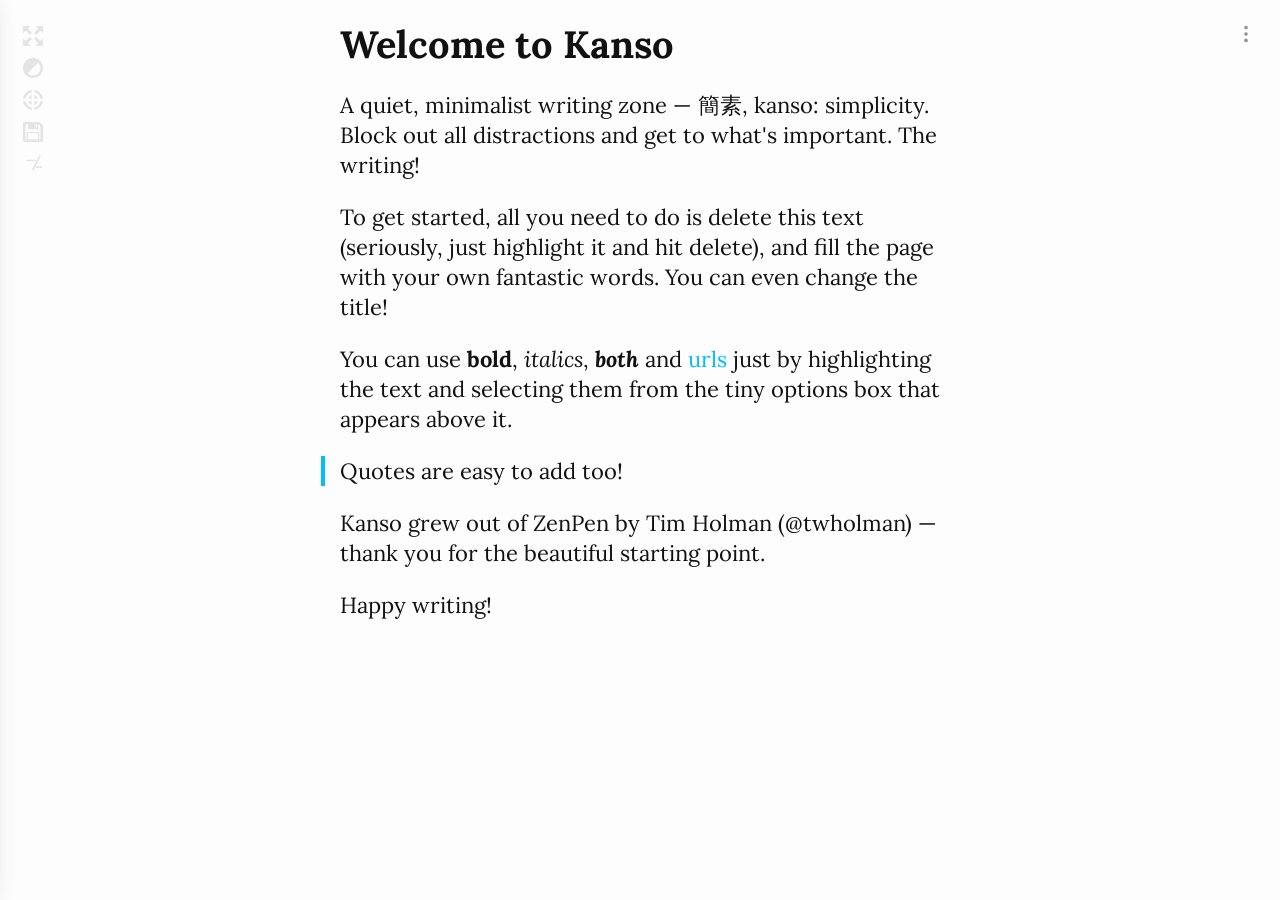
<file: app/assets/www/index.html>
<!DOCTYPE html>
<html>
	<head>
		<!-- MISC/META -->
		<title>Kanso — a quiet place to write</title>
		<meta charset="utf-8" />
		<meta
			name="viewport"
			content="width=device-width, initial-scale=1.0, user-scalable=no"
		/>
		<meta name="description"
			content="Zenpen - A minimal text editor, made to stay out of the way while you get the words down."
		/>

		<!-- CSS -->
		<link href="css/lora/lora.css" rel="stylesheet" type="text/css" />
		<link href="css/style.css" rel="stylesheet" />
		<link href="css/fonts.css" rel="stylesheet" />
		<link href="css/mobile.css?v=10" rel="stylesheet" />
		<link href="css/drawer.css?v=10" rel="stylesheet" />
	</head>

	<body class="yin">
		<div class="overlay">
			<div class="wordcount modal">
				<h1>Target Word Count</h1>
				<div>
					<input type="number" name="quantity" value="0" min="0" />
				</div>
			</div>

			<div class="saveoverlay modal">
				<h1>Select save format</h1>
				<p class="saveselection">
					<span data-format="markdown">Markdown</span>
					<span data-format="html">HTML</span>
					<span data-format="plain">Plain Text</span>
				</p>
				<button class="savebutton useicons">&#xe006;</button>
				<div>
					Or select format and press ctrl+c (cmd+c on mac) to copy the text.
				</div>
				<textarea class="hiddentextbox"></textarea>
			</div>
		</div>

		<div class="text-options">
			<div class="options">
				<span class="no-overflow">
					<span class="lengthen ui-inputs">
						<button class="url useicons">&#xe005;</button>
						<input
							class="url-input"
							type="text"
							placeholder="Type or Paste URL here"
						/>
						<button class="bold">b</button>
						<button class="italic">i</button>
						<button class="quote">&rdquo;</button>
					</span>
				</span>
			</div>
		</div>

		<div class="ui">
			<div class="wrapper">
				<div class="top editing">
					<button class="fullscreen useicons" title="Toggle fullscreen">
						&#xe000;
					</button>

					<button class="color-flip useicons" title="Invert colors">
						&#xe002;
					</button>

					<button class="target useicons" title="Set target word count">
						&#xe001;
					</button>
					<button class="save useicons" title="Save Text">
						&#xe003;
					</button>
				<button class="math" title="Math mode">
					<svg width="20" height="20" viewBox="0 0 24 24" fill="none"
						stroke="currentColor" stroke-width="2" stroke-linecap="round"
						stroke-linejoin="round">
						<line x1="5" y1="9" x2="15" y2="9" />
						<line x1="20" y1="4" x2="12" y2="20" />
						<line x1="16" y1="17" x2="22" y2="17" />
					</svg>
				</button>
				</div>
			</div>
		</div>

		<div class="word-counter">
			<span class="progress"></span>
		</div>

		<!-- Notes drawer: opened with a left edge-swipe or the 3-dots button.
		     Lives on this page so writing stays the one and only screen. -->
		<button class="drawer-fab" title="All notes" aria-label="All notes">
			<svg width="22" height="22" viewBox="0 0 24 24" fill="currentColor">
				<circle cx="12" cy="5" r="2" />
				<circle cx="12" cy="12" r="2" />
				<circle cx="12" cy="19" r="2" />
			</svg>
		</button>

		<div class="drawer-scrim" hidden></div>

		<aside class="drawer" aria-hidden="true">
			<header class="drawer-title">Kanso</header>

			<button class="new-note">＋&nbsp; New note</button>

			<div class="note-search" hidden>
				<input
					type="search"
					class="note-search-input"
					placeholder="Search notes"
					autocomplete="off"
				/>
				<button class="note-search-clear" hidden>clear</button>
			</div>

			<ul class="note-list"></ul>

			<p class="notes-empty" hidden>
				Nothing here yet. Start your first note.
			</p>

			<p class="no-results" hidden>No notes match your search.</p>
		</aside>

		<div class="note-actions-backdrop" hidden>
			<div class="note-actions">
				<header class="note-actions-title"></header>
				<button data-action="save">Save as file…</button>
				<button data-action="share">Share…</button>
				<button data-action="pin">Pin</button>
				<button data-action="delete" class="danger">Delete…</button>
			</div>
		</div>

		<div class="confirm-backdrop" hidden>
			<div class="confirm-box">
				<p class="confirm-text">Delete this note?</p>
				<div class="confirm-buttons">
					<button class="confirm-cancel">Cancel</button>
					<button class="confirm-ok danger">Delete</button>
				</div>
			</div>
		</div>

		<section>
			<header contenteditable="true" class="header"></header>
			<div class="content-wrap">
				<article contenteditable="true" class="content"></article>
				<div class="math-overlay" aria-hidden="true"></div>
			</div>
		</section>

		<!-- LIBS -->
		<script src="js/libs/FileSaver.min.js"></script>
		<script src="js/libs/Blob.min.js"></script>
		<script src="js/libs/screenfull.min.js"></script>

		<!-- JS -->
		<script src="js/zenpen-storage.js?v=10"></script>
		<script src="js/default.js"></script>
		<script src="js/utils.js"></script>
		<script src="js/inline-math.js?v=10"></script>
		<script src="js/editor.js"></script>
		<script src="js/ui.js"></script>
		<script src="js/mobile.js?v=10"></script>
		<script src="js/drawer.js?v=10"></script>
		<script type="text/javascript">
			// Initiate ZenPen
			ZenPen.editor.init();
			ZenPen.ui.init();
		</script>
	</body>
</html>
</file>
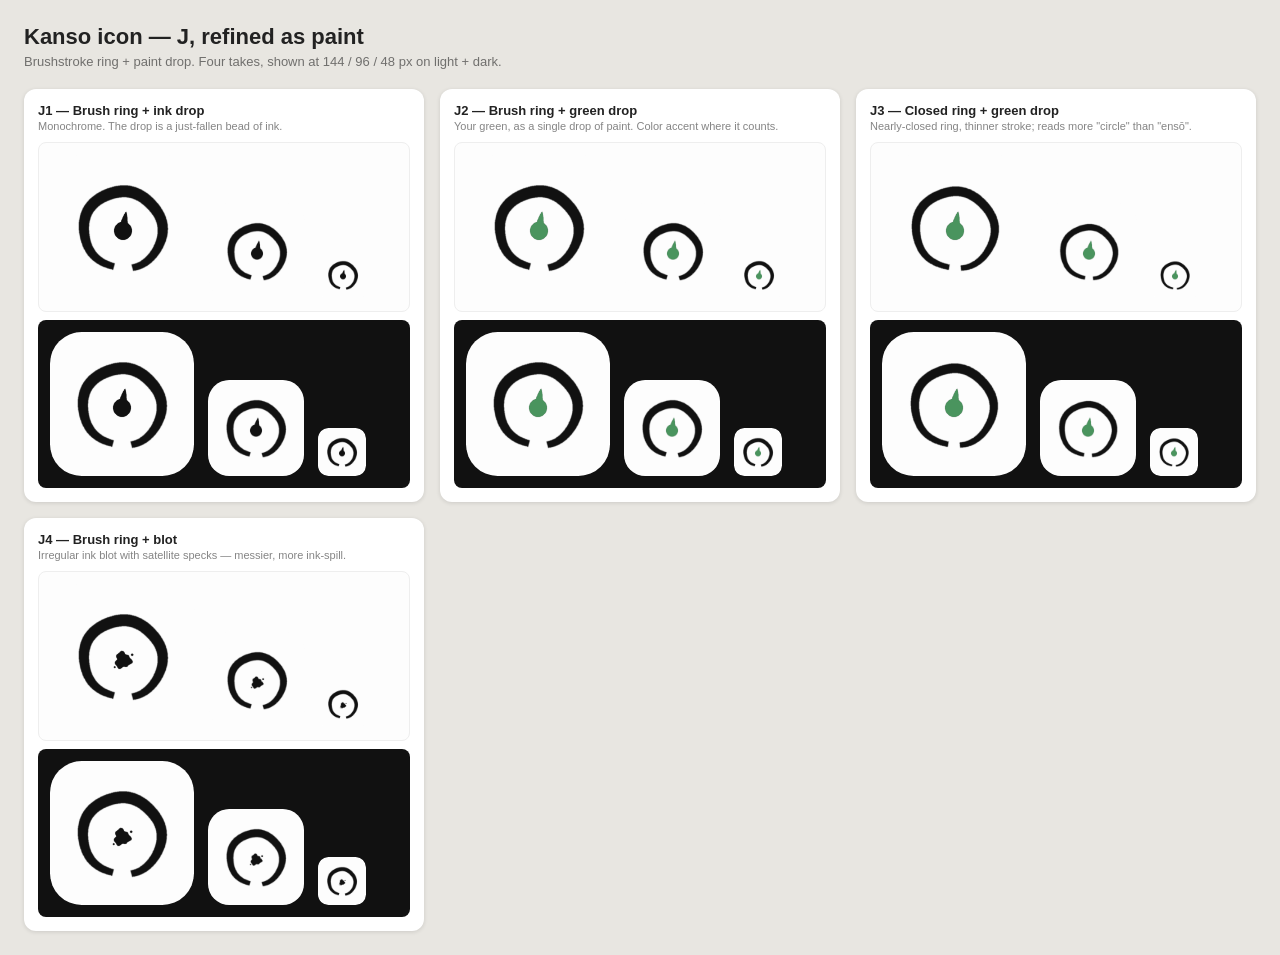
<file: icons-preview/j-variants.html>
<!DOCTYPE html>
<html>
<head>
<meta charset="utf-8">
<title>Kanso icon — J refined</title>
<style>
	body {
		font-family: -apple-system, 'Segoe UI', Roboto, sans-serif;
		margin: 0; padding: 24px;
		background: #e8e6e1; color: #222;
	}
	h1 { font-weight: 600; margin: 0 0 4px; font-size: 22px; }
	p.sub { margin: 0 0 20px; opacity: .6; font-size: 13px; }
	.grid {
		display: grid;
		grid-template-columns: repeat(auto-fill, minmax(300px, 1fr));
		gap: 16px;
		max-width: 1300px;
	}
	.card {
		background: #fff;
		border-radius: 12px;
		padding: 14px;
		box-shadow: 0 1px 4px rgba(0,0,0,.12);
	}
	.card h2 { font-size: 13px; margin: 0 0 2px; }
	.card p { font-size: 11px; opacity: .55; margin: 0 0 10px; }
	.bg {
		display: flex;
		align-items: flex-end;
		gap: 14px;
		padding: 12px;
		border-radius: 8px;
	}
	.bg.light { background: #fdfdfd; border: 1px solid #eee; }
	.bg.dark  { background: #111; margin-top: 8px; }
	.bg img { display: block; border-radius: 22%; }
	.tag { display: inline-block; margin-top: 8px; font-size: 10px; letter-spacing: .04em; text-transform: uppercase; opacity: .5; }
</style>
</head>
<body>
<h1>Kanso icon — J, refined as paint</h1>
<p class="sub">Brushstroke ring + paint drop. Four takes, shown at 144 / 96 / 48 px on light + dark.</p>

<div class="grid">
	<div class="card">
		<h2>J1 — Brush ring + ink drop</h2>
		<p>Monochrome. The drop is a just-fallen bead of ink.</p>
		<div class="bg light"><img src="J1-ring-inkdrop.png" width="144"><img src="J1-ring-inkdrop.png" width="96"><img src="J1-ring-inkdrop.png" width="48"></div>
		<div class="bg dark"><img src="J1-ring-inkdrop.png" width="144"><img src="J1-ring-inkdrop.png" width="96"><img src="J1-ring-inkdrop.png" width="48"></div>
	</div>

	<div class="card">
		<h2>J2 — Brush ring + green drop</h2>
		<p>Your green, as a single drop of paint. Color accent where it counts.</p>
		<div class="bg light"><img src="J2-ring-greendrop.png" width="144"><img src="J2-ring-greendrop.png" width="96"><img src="J2-ring-greendrop.png" width="48"></div>
		<div class="bg dark"><img src="J2-ring-greendrop.png" width="144"><img src="J2-ring-greendrop.png" width="96"><img src="J2-ring-greendrop.png" width="48"></div>
	</div>

	<div class="card">
		<h2>J3 — Closed ring + green drop</h2>
		<p>Nearly-closed ring, thinner stroke; reads more "circle" than "ensō".</p>
		<div class="bg light"><img src="J3-ring-closed-greendrop.png" width="144"><img src="J3-ring-closed-greendrop.png" width="96"><img src="J3-ring-closed-greendrop.png" width="48"></div>
		<div class="bg dark"><img src="J3-ring-closed-greendrop.png" width="144"><img src="J3-ring-closed-greendrop.png" width="96"><img src="J3-ring-closed-greendrop.png" width="48"></div>
	</div>

	<div class="card">
		<h2>J4 — Brush ring + blot</h2>
		<p>Irregular ink blot with satellite specks — messier, more ink-spill.</p>
		<div class="bg light"><img src="J4-ring-blot.png" width="144"><img src="J4-ring-blot.png" width="96"><img src="J4-ring-blot.png" width="48"></div>
		<div class="bg dark"><img src="J4-ring-blot.png" width="144"><img src="J4-ring-blot.png" width="96"><img src="J4-ring-blot.png" width="48"></div>
	</div>
</div>
</body>
</html>
</file>
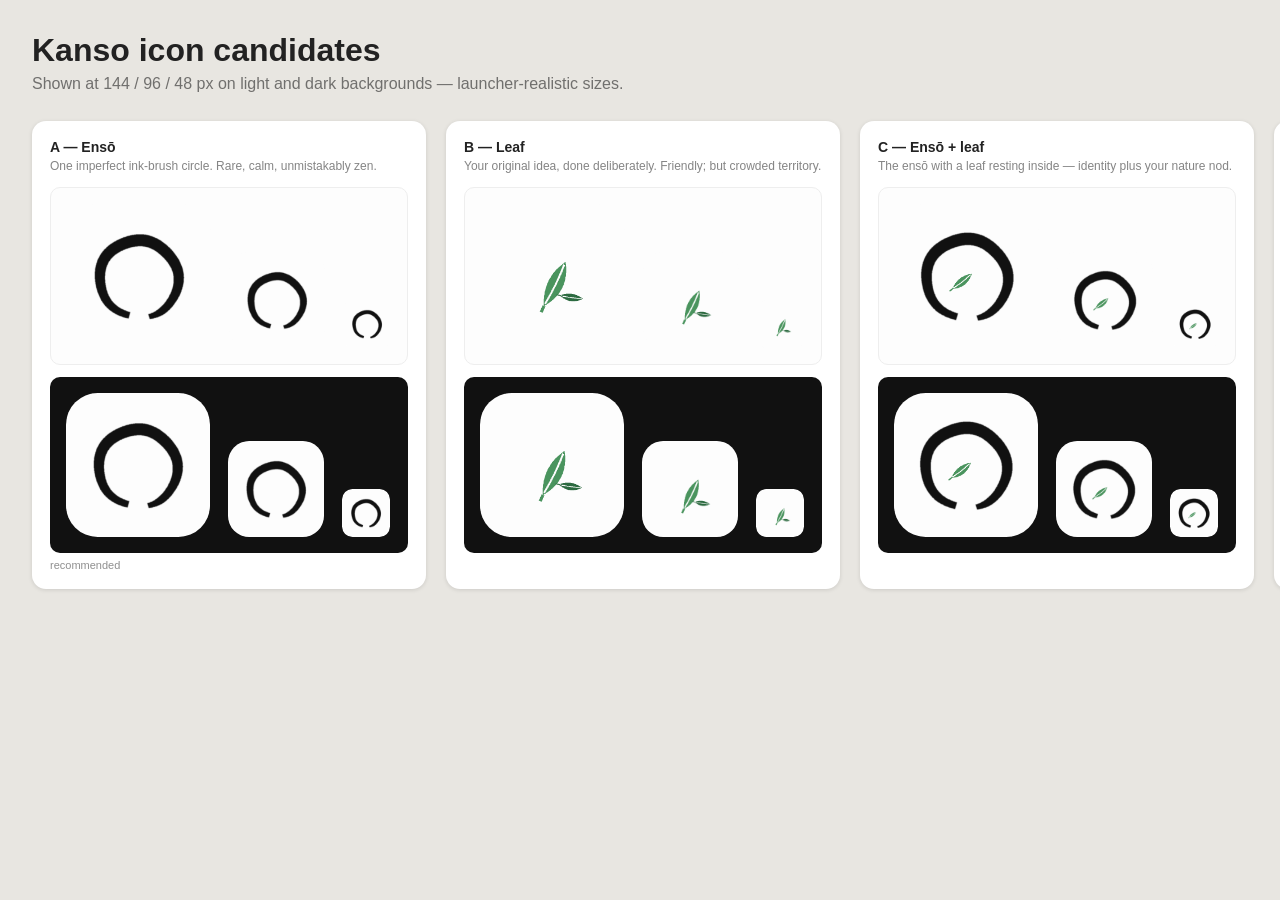
<file: icons-preview/preview.html>
<!DOCTYPE html>
<html>
<head>
<meta charset="utf-8">
<title>Kanso icon candidates</title>
<style>
	body {
		font-family: -apple-system, 'Segoe UI', Roboto, sans-serif;
		margin: 0;
		padding: 32px;
		background: #e8e6e1;
		color: #222;
	}
	h1 { font-weight: 600; margin: 0 0 6px; }
	p.sub { margin: 0 0 28px; opacity: .6; }
	.grid {
		display: grid;
		grid-template-columns: repeat(4, 1fr);
		gap: 20px;
		max-width: 980px;
	}
	.card {
		background: #fff;
		border-radius: 14px;
		padding: 18px;
		box-shadow: 0 1px 4px rgba(0,0,0,.12);
	}
	.card h2 { font-size: 14px; margin: 0 0 4px; }
	.card p { font-size: 12px; opacity: .55; margin: 0 0 14px; }
	.bg {
		display: flex;
		align-items: flex-end;
		gap: 18px;
		padding: 16px;
		border-radius: 10px;
		margin-top: 12px;
	}
	.bg.light { background: #fdfdfd; border: 1px solid #eee; }
	.bg.dark  { background: #111; }
	.bg img { display: block; border-radius: 22%; }
	.name { font-size: 11px; opacity: .5; margin-top: 6px; }
</style>
</head>
<body>
<h1>Kanso icon candidates</h1>
<p class="sub">Shown at 144 / 96 / 48 px on light and dark backgrounds — launcher-realistic sizes.</p>

<div class="grid">
	<div class="card">
		<h2>A — Ensō</h2>
		<p>One imperfect ink-brush circle. Rare, calm, unmistakably zen.</p>
		<div class="bg light"><img src="A-enso.png" width="144"><img src="A-enso.png" width="96"><img src="A-enso.png" width="48"></div>
		<div class="bg dark"><img src="A-enso.png" width="144"><img src="A-enso.png" width="96"><img src="A-enso.png" width="48"></div>
		<div class="name">recommended</div>
	</div>

	<div class="card">
		<h2>B — Leaf</h2>
		<p>Your original idea, done deliberately. Friendly; but crowded territory.</p>
		<div class="bg light"><img src="B-leaf.png" width="144"><img src="B-leaf.png" width="96"><img src="B-leaf.png" width="48"></div>
		<div class="bg dark"><img src="B-leaf.png" width="144"><img src="B-leaf.png" width="96"><img src="B-leaf.png" width="48"></div>
	</div>

	<div class="card">
		<h2>C — Ensō + leaf</h2>
		<p>The ensō with a leaf resting inside — identity plus your nature nod.</p>
		<div class="bg light"><img src="C-enso-leaf.png" width="144"><img src="C-enso-leaf.png" width="96"><img src="C-enso-leaf.png" width="48"></div>
		<div class="bg dark"><img src="C-enso-leaf.png" width="144"><img src="C-enso-leaf.png" width="96"><img src="C-enso-leaf.png" width="48"></div>
	</div>

	<div class="card">
		<h2>D — Nib (current)</h2>
		<p>The existing pen-nib icon, for comparison.</p>
		<div class="bg light"><img src="D-nib-current.png" width="144"><img src="D-nib-current.png" width="96"><img src="D-nib-current.png" width="48"></div>
		<div class="bg dark"><img src="D-nib-current.png" width="144"><img src="D-nib-current.png" width="96"><img src="D-nib-current.png" width="48"></div>
	</div>
</div>
</body>
</html>
</file>
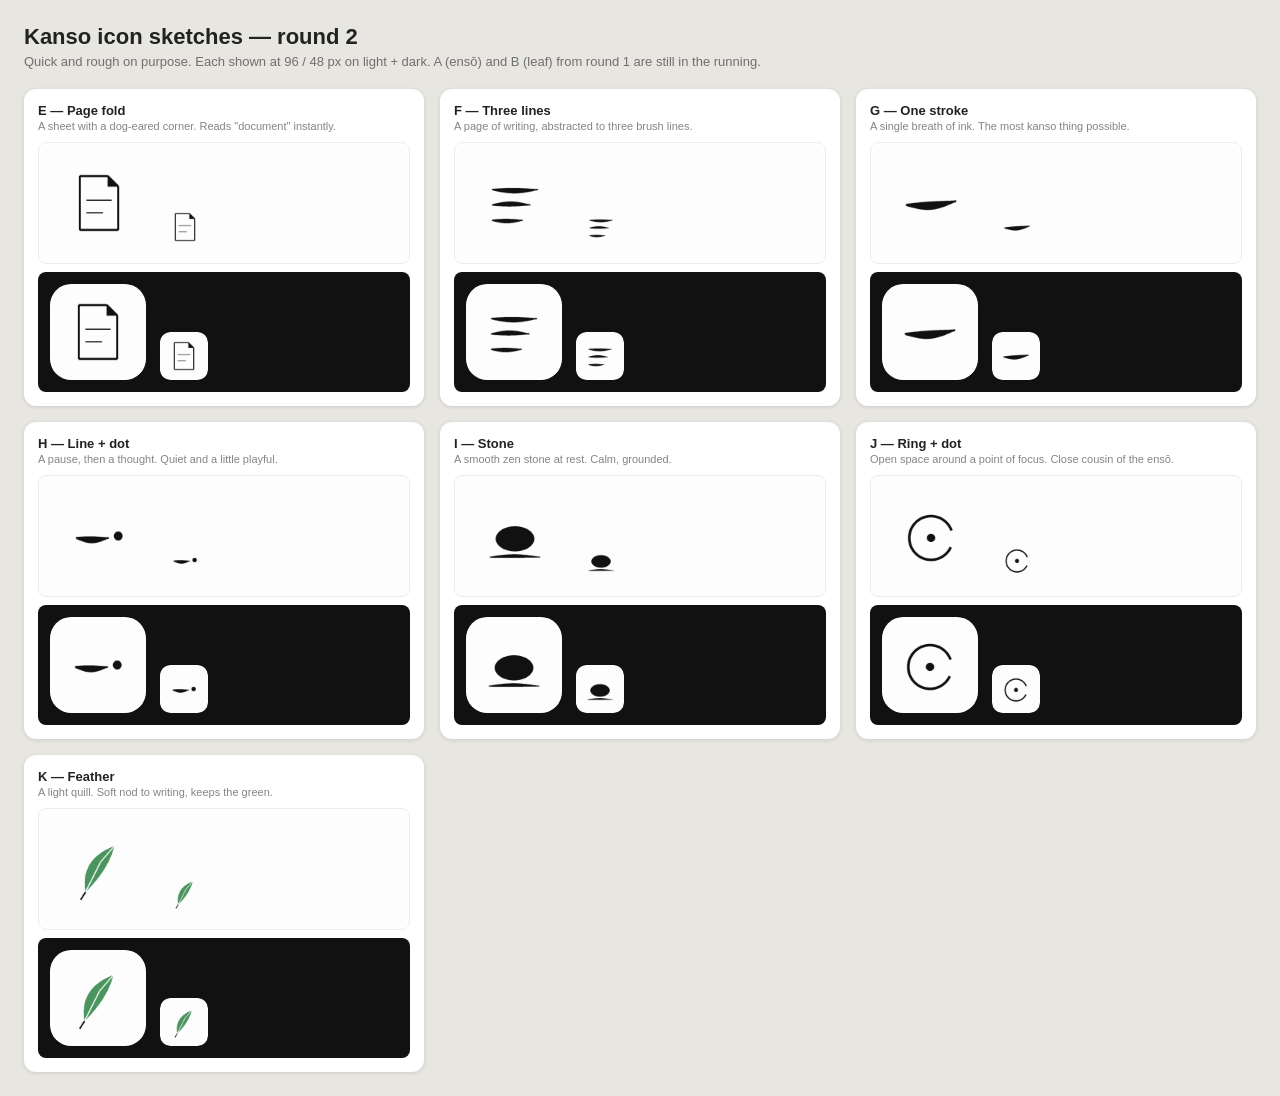
<file: icons-preview/sketches.html>
<!DOCTYPE html>
<html>
<head>
<meta charset="utf-8">
<title>Kanso icon sketches — round 2</title>
<style>
	body {
		font-family: -apple-system, 'Segoe UI', Roboto, sans-serif;
		margin: 0; padding: 24px;
		background: #e8e6e1; color: #222;
	}
	h1 { font-weight: 600; margin: 0 0 4px; font-size: 22px; }
	p.sub { margin: 0 0 20px; opacity: .6; font-size: 13px; }
	.grid {
		display: grid;
		grid-template-columns: repeat(auto-fill, minmax(300px, 1fr));
		gap: 16px;
		max-width: 1300px;
	}
	.card {
		background: #fff;
		border-radius: 12px;
		padding: 14px;
		box-shadow: 0 1px 4px rgba(0,0,0,.12);
	}
	.card h2 { font-size: 13px; margin: 0 0 2px; }
	.card p { font-size: 11px; opacity: .55; margin: 0 0 10px; }
	.bg {
		display: flex;
		align-items: flex-end;
		gap: 14px;
		padding: 12px;
		border-radius: 8px;
	}
	.bg.light { background: #fdfdfd; border: 1px solid #eee; }
	.bg.dark  { background: #111; margin-top: 8px; }
	.bg img { display: block; border-radius: 22%; }
</style>
</head>
<body>
<h1>Kanso icon sketches — round 2</h1>
<p class="sub">Quick and rough on purpose. Each shown at 96 / 48 px on light + dark. A (ensō) and B (leaf) from round 1 are still in the running.</p>

<div class="grid">
	<div class="card">
		<h2>E — Page fold</h2>
		<p>A sheet with a dog-eared corner. Reads "document" instantly.</p>
		<div class="bg light"><img src="E-page-fold.png" width="96"><img src="E-page-fold.png" width="48"></div>
		<div class="bg dark"><img src="E-page-fold.png" width="96"><img src="E-page-fold.png" width="48"></div>
	</div>

	<div class="card">
		<h2>F — Three lines</h2>
		<p>A page of writing, abstracted to three brush lines.</p>
		<div class="bg light"><img src="F-three-lines.png" width="96"><img src="F-three-lines.png" width="48"></div>
		<div class="bg dark"><img src="F-three-lines.png" width="96"><img src="F-three-lines.png" width="48"></div>
	</div>

	<div class="card">
		<h2>G — One stroke</h2>
		<p>A single breath of ink. The most kanso thing possible.</p>
		<div class="bg light"><img src="G-one-stroke.png" width="96"><img src="G-one-stroke.png" width="48"></div>
		<div class="bg dark"><img src="G-one-stroke.png" width="96"><img src="G-one-stroke.png" width="48"></div>
	</div>

	<div class="card">
		<h2>H — Line + dot</h2>
		<p>A pause, then a thought. Quiet and a little playful.</p>
		<div class="bg light"><img src="H-line-dot.png" width="96"><img src="H-line-dot.png" width="48"></div>
		<div class="bg dark"><img src="H-line-dot.png" width="96"><img src="H-line-dot.png" width="48"></div>
	</div>

	<div class="card">
		<h2>I — Stone</h2>
		<p>A smooth zen stone at rest. Calm, grounded.</p>
		<div class="bg light"><img src="I-stone.png" width="96"><img src="I-stone.png" width="48"></div>
		<div class="bg dark"><img src="I-stone.png" width="96"><img src="I-stone.png" width="48"></div>
	</div>

	<div class="card">
		<h2>J — Ring + dot</h2>
		<p>Open space around a point of focus. Close cousin of the ensō.</p>
		<div class="bg light"><img src="J-ring-dot.png" width="96"><img src="J-ring-dot.png" width="48"></div>
		<div class="bg dark"><img src="J-ring-dot.png" width="96"><img src="J-ring-dot.png" width="48"></div>
	</div>

	<div class="card">
		<h2>K — Feather</h2>
		<p>A light quill. Soft nod to writing, keeps the green.</p>
		<div class="bg light"><img src="K-feather.png" width="96"><img src="K-feather.png" width="48"></div>
		<div class="bg dark"><img src="K-feather.png" width="96"><img src="K-feather.png" width="48"></div>
	</div>
</div>
</body>
</html>
</file>
<file: app/assets/www/css/lora/lora.css>
@font-face {
  font-family: 'Lora';
  font-style: italic;
  font-weight: 400;
  src: url('lora-italic-400.woff2') format('woff2');
  unicode-range: U+0000-00FF, U+0131, U+0152-0153, U+02BB-02BC, U+02C6, U+02DA, U+02DC, U+0304, U+0308, U+0329, U+2000-206F, U+20AC, U+2122, U+2191, U+2193, U+2212, U+2215, U+FEFF, U+FFFD;
}
@font-face {
  font-family: 'Lora';
  font-style: italic;
  font-weight: 700;
  src: url('lora-italic-700.woff2') format('woff2');
  unicode-range: U+0000-00FF, U+0131, U+0152-0153, U+02BB-02BC, U+02C6, U+02DA, U+02DC, U+0304, U+0308, U+0329, U+2000-206F, U+20AC, U+2122, U+2191, U+2193, U+2212, U+2215, U+FEFF, U+FFFD;
}
@font-face {
  font-family: 'Lora';
  font-style: normal;
  font-weight: 400;
  src: url('lora-normal-400.woff2') format('woff2');
  unicode-range: U+0000-00FF, U+0131, U+0152-0153, U+02BB-02BC, U+02C6, U+02DA, U+02DC, U+0304, U+0308, U+0329, U+2000-206F, U+20AC, U+2122, U+2191, U+2193, U+2212, U+2215, U+FEFF, U+FFFD;
}
@font-face {
  font-family: 'Lora';
  font-style: normal;
  font-weight: 700;
  src: url('lora-normal-700.woff2') format('woff2');
  unicode-range: U+0000-00FF, U+0131, U+0152-0153, U+02BB-02BC, U+02C6, U+02DA, U+02DC, U+0304, U+0308, U+0329, U+2000-206F, U+20AC, U+2122, U+2191, U+2193, U+2212, U+2215, U+FEFF, U+FFFD;
}
</file>
<file: app/assets/www/css/style.css>
/*!
 * ZenPen
 * http://www.zenpen.io
 * MIT licensed
 *
 * Copyright (C) Tim Holman, http://tholman.com
 */


/*********************************************
 * BASE STYLES
 *********************************************/

* {
	-moz-box-sizing: border-box;
	box-sizing: border-box;
}

*:focus {
	outline: none;
}

html {
	overflow: hidden;
}


html, body {
	font-family: 'Lora', serif;
	padding: 0;
	margin: 0;
	height: 100%;
}

body {
	padding-bottom: 40px;
	padding-right: 10px;
	overflow-y: scroll;
	padding-left: 10px;
	padding-top: 20px;
	min-width: 800px;
	width: 100%;

	-webkit-transition: all 600ms;
	-moz-transition: all 600ms;
	-ms-transition: all 600ms;
	-o-transition: all 600ms;
	transition: all 600ms;
}

section {
	max-width: 600px;
	height: 100%;
	margin: auto;
}

header {
	font-weight: bold;
	font-size: 38px;
	word-wrap: break-word;
}

article {
	padding-bottom: 50px;
	line-height: 30px;
	margin-top: 22px;
	min-height: 90%;
	font-size: 22px;
	display: block;
	word-wrap: break-word;
}

blockquote {
	border-left: 4px solid deepskyblue;
	margin-left: -19px;
	padding-left: 15px;
	margin-right: 0;
}

.no-overflow {
	overflow: hidden;
	display: block;
	height: 100%;
	width: 100%;
}

/* Used by the ui bubble to stop wrapping */
.lengthen {
	display: block;
	width: 300px;
	height: 100%;
}

.useicons {
	-webkit-font-smoothing: antialiased;
	font-size: 20px !important;
	font-family: 'icomoon' !important;
}

.yin {
	background: #fdfdfd;
	color: #111;
}

.yang {
	background-color: #111;
	color: #fafafa;
}

.ui {
	position: fixed;
	padding: 20px;
	width: 65px;
	bottom: 0;
	left: 0;
	top: 0;
}

.ui:hover button, .ui:hover .about {
	opacity: .4;
}

.ui button:hover, .ui .about:hover {
	opacity: 1;
}

.ui button, .text-options button {

	-webkit-transition: opacity 400ms;
	-moz-transition: opacity 400ms;
	-ms-transition: opacity 400ms;
	-o-transition: opacity 400ms;
	transition: opacity 400ms;

	font-family: inherit;
	background: none;
	cursor: pointer;
	font-size: 25px;
	color: inherit;
	opacity: .1;
	padding: 0;
	height: 32px;
	width: 25px;
	border: 0;
}

a {
	text-decoration: none;
	color: deepskyblue;
}

a:hover {
	text-decoration: underline;
}

.overlay {
	position: fixed;
	display: none;
	height: 100%;
	width: 100%;
	z-index: 3;
	left: 0;
	top: 0;
}

.quote {
	line-height: 60px !important;
	font-size: 49px !important;
}

/*********************************************
 * MODAL
 *********************************************/

.yang .modal {
	background-color: rgba(255,255,255,.9);
	color: #111;
}

.modal {
	background-color: rgba(0,0,0,.9);
	margin-left: -200px;
	position: absolute;
	border-radius: 3px;
	height: 101px;
	padding: 15px;
	display: none;
	width: 400px;
	bottom: 10px;
	color: #fff;
	left: 50%;
}

.modal h1 {
	text-align: center;
	font-size: 20px;
	padding: 0;
	margin: 0;
}

.modal div {
	margin-bottom: 10px;
	margin-top: 10px;
}

.modal input[type="number"] {
	font-size: 16px;
	display: block;
	margin: auto;
	width: 150px;
	padding: 5px;
}

.description {
	height: auto;
}

.description p {
	margin-bottom: 0;
	text-align: center;
}

.saveoverlay {
	margin-left: -215px;
	margin-top: -100px;
	height: 170px;
	left: 50%;
	top: 50%;
}

.saveoverlay div {
	text-align: center;
	font-size: 11px;
}

.saveselection {
	margin-top: 17px;
	text-align:center;
}

.saveselection span {

	-webkit-transition: color 250ms, background 250ms;
	-moz-transition: color 250ms, background 250ms;
	-ms-transition: color 250ms, background 250ms;
	-o-transition: color 250ms, background 250ms;
	transition: color 250ms, background 250ms;

	cursor: pointer;
	font-size: 15px;
	margin: 5px;
	padding: 5px;
	border: 2px solid white;
	border-radius: 3px;
}

.saveselection span:hover {
	background: rgba(255,255,255,.8);
	color: black;
}

.savebutton {

	-webkit-transition: opacity 250ms;
	-moz-transition: opacity 250ms;
	-ms-transition: opacity 250ms;
	-o-transition: opacity 250ms;
	transition: opacity 250ms;

	font-size: 30px !important;
	margin: 15px auto;
	background: none;
	cursor: pointer;
	display: block;
	border: none;
	padding: 0;
	width: 80px;
	color: #fff;
	margin-top: -2px;
}

.yang .savebutton {
	color: #000;
}

.savebutton:hover {
	opacity: .7;
}

.activesave {
	background: rgba(255,255,255,.8);
	color: black;
}

.hiddentextbox {
	opacity:0;
	filter:alpha(opacity=0);
	position:absolute;
}

/*********************************************
 * WORD COUNT
 *********************************************/

.wordcount {
	margin-left: -150px;
	width: 300px;
}

.word-counter {
	box-shadow: inset 0 0 9px -2px rgba(0,0,0,.9);
	position: fixed;
	height: 100%;
	right: -6px;
	width: 6px;
	top: 0;
}

.word-counter.active {
	right: 0;
}

.word-counter .progress {
	-webkit-transition: all 400ms ease-in-out;
	-moz-transition: all 400ms ease-in-out;
	-ms-transition: all 400ms ease-in-out;
	-o-transition: all 400ms ease-in-out;
	transition: all 400ms ease-in-out;
	
	background-color: deepskyblue;
	position: absolute;
	bottom: 0;
	width: 100%;
	height: 0%;
}

.progress.complete{
	background-color: greenyellow;
}

/*********************************************
 * UI BUBBLE
 *********************************************/

.text-options {

	-webkit-transition: opacity 250ms, margin 250ms;
	-moz-transition: opacity 250ms, margin 250ms;
	-ms-transition: opacity 250ms, margin 250ms;
	-o-transition: opacity 250ms, margin 250ms;
	transition: opacity 250ms, margin 250ms;

	position: absolute;
	left: -999px;
	top: -999px;
	color: #fff;
	height: 0;
	width: 0;
	z-index: 5;
	margin-top: 5px;
	opacity: 0;
}

.text-options.fade {
	opacity: 0;
	margin-top: -5px;
}

.text-options.active {
	opacity: 1;
	margin-top: 0;
}

.options {
	background-color: rgba(0,0,0,.9);
	position: absolute;
	border-radius: 5px;
	margin-left: -63px;
	margin-top: -46px;
	z-index: 1000;
	padding: 5px 4px 5px 5px;
	width: 125px;
	height: 40px;

	-webkit-transition: all 300ms ease-in-out;
	-moz-transition: all 300ms ease-in-out;
	-ms-transition: all 300ms ease-in-out;
	-o-transition: all 300ms ease-in-out;
	transition: all 300ms ease-in-out;
}

.options.url-mode {
	width: 275px;
	margin-left: -137px;
}

.options.url-mode .bold, .options.url-mode .italic, .options.url-mode .quote {
	width: 0;
	overflow: hidden;
	margin-right: 0;
	opacity: 0;
}

.options .italic {
	font-style: italic;
}

.options button {
	transition: all 250ms ease-in-out;

	float: left;
	width: 28px;
	opacity: .7;
	height: 30px;
	border-radius: 3px;
	margin-right: 1px;
	font-family: 'Lora', serif;
}

.about {
	opacity: 0.4;
	transition: opacity 250ms ease-in-out;
}

.options.url-mode input{
	border-left: 2px solid transparent;
	padding-right: 5px;
	padding-left: 5px;
	width: 236px;
}

.options input {
	-webkit-transition: all 300ms ease-in-out;
	-moz-transition: all 300ms ease-in-out;
	-ms-transition: all 300ms ease-in-out;
	-o-transition: all 300ms ease-in-out;
	transition: all 300ms ease-in-out;

	border-radius: 3px;
	overflow: hidden;
	outline: 0;
	height: 30px;
	padding: 0;
	margin: 0;
	border: 0;
	float: left;
	width: 0;
}

.options button.active {
	background-color: rgba(255,255,255,.4);
	opacity: 1;
}

.yang .options button.active {
	background-color: rgba(0,0,0,.3);
}

.options button:hover, .about:hover {
	opacity: .95;
}

.options:before {
	content: "";
	border-top: 5px solid rgba(0,0,0,.9);
	border-bottom: 5px solid transparent;
	border-right: 5px solid transparent;
	border-left: 5px solid transparent;
	position: absolute;
	margin-left: -5px;
	bottom: -15px;
	height: 5px;
	width: 0;
	left: 50%;
}

.yang .options {
	background-color: rgba(255,255,255,.9);
	color: #000;
}

.yang .options:before {
	border-top: 5px solid rgba(255,255,255,.9);
}

.url {
	-webkit-font-smoothing: antialiased;
}

.top {
	position: absolute;
	top: 0;
}

.bottom {
	position: absolute;
	bottom: 0;
}

.about {
	font-size: 28px !important;
	filter: grayscale(1);
	text-decoration: none !important;
}

.wrapper {
	position: relative;
	height: 100%;
}

/*********************************************
 * PRINT
 *********************************************/

@media print {

	body {
		overflow: visible;
	}

	section {
		color: #111 !important;
	}

	.text-options, .ui, .word-counter {
		display: none;
	}
}
</file>
<file: app/assets/www/css/fonts.css>
@font-face {
	font-family: 'icomoon';
	src:url('fonts/icomoon.eot');
	src:url('fonts/icomoon.eot?#iefix') format('embedded-opentype'),
		url('fonts/icomoon.woff') format('woff'),
		url('fonts/icomoon.ttf') format('truetype'),
		url('fonts/icomoon.svg#icomoon') format('svg');
	font-weight: normal;
	font-style: normal;
}

/* Use the following CSS code if you want to use data attributes for inserting your icons */
[data-icon]:before {
	font-family: 'icomoon';
	content: attr(data-icon);
	speak: none;
	font-weight: normal;
	font-variant: normal;
	text-transform: none;
	line-height: 1;
	-webkit-font-smoothing: antialiased;
}

/* Use the following CSS code if you want to have a class per icon */
/*
Instead of a list of all class selectors,
you can use the generic selector below, but it's slower:
[class*="icon-"] {
*/
.icon-expand, .icon-target, .icon-contrast, .icon-floppy, .icon-contract, .icon-link, .icon-download-alt {
	font-family: 'icomoon';
	speak: none;
	font-style: normal;
	font-weight: normal;
	font-variant: normal;
	text-transform: none;
	line-height: 1;
	-webkit-font-smoothing: antialiased;
}
.icon-expand:before {
	content: "\e000";
}
.icon-target:before {
	content: "\e001";
}
.icon-contrast:before {
	content: "\e002";
}
.icon-floppy:before {
	content: "\e003";
}
.icon-contract:before {
	content: "\e004";
}
.icon-link:before {
	content: "\e005";
}
.icon-download-alt:before {
	content: "\e006";
}
</file>
<file: app/assets/www/css/mobile.css>
/*********************************************
 * MOBILE ADAPTATIONS
 * Keeps ZenPen's desktop look untouched, and
 * makes the layout work on phone screens.
 *********************************************/

/*********************************************
 * TOUCH FEEL
 * Kill the WebView's default tap flash and
 * give every control a quiet pressed state
 * instead.
 *********************************************/

* {
	-webkit-tap-highlight-color: rgba(0, 0, 0, 0);
	-webkit-tap-highlight-color: transparent;
}

button, input, a, li, span {
	-webkit-tap-highlight-color: transparent;
}

button:focus {
	outline: none;
}

/*********************************************
 * SCROLLBARS
 * Hidden on every screen (editor + notes, any
 * width) while scrolling itself still works.
 *********************************************/

* {
	scrollbar-width: none;		/* Firefox */
	-ms-overflow-style: none;	/* legacy Edge */
}

*::-webkit-scrollbar {
	display: none;				/* Chromium / WebKit (WebView) */
	width: 0;
	height: 0;
}

/* Allow the page to shrink below the 800px desktop minimum */
@media (max-width: 800px) {
	body {
		min-width: 0;
	}

	/* Modals: never wider than the screen, centered with a transform
	   instead of fixed negative margins */
	.modal {
		width: calc(100vw - 30px);
		max-width: 400px;
		left: 50%;
		transform: translateX(-50%);
		margin-left: 0;
	}

	.saveoverlay {
		margin-top: -100px;
		top: 50%;
		bottom: auto;
	}

	.saveoverlay .saveselection {
		margin-top: 12px;
	}

	.saveoverlay .saveselection span {
		display: inline-block;
		padding: 6px 10px;
	}

	/* A little breathing room on the left so the on-screen keyboard
	   and edge gestures don't cover the text */
	section {
		padding-left: 4px;
	}

	/*********************************************
	 * BOTTOM BUTTON BAR
	 * Replaces the floating left-edge rail: the controls sit in a fixed
	 * bar at the bottom, and the text column gets matching padding so
	 * they never overlap.
	 *********************************************/

	.ui {
		width: 100%;
		padding: 0;
		top: auto;
		bottom: 0;
	}

	.ui .wrapper {
		/* Fluid: grows with large system fonts instead of clipping */
		height: auto;
		min-height: 64px;
		padding: 6px 0;
		box-sizing: border-box;
		text-align: center;
		transition: transform 250ms ease-in-out, opacity 250ms ease-in-out;
	}

	/* The bar's paper/ink paint lives on .top; give the theme flip a
	   smooth glide instead of a hard snap. */
	.ui .top {
		transition: background-color 300ms ease;
	}

	/* Keyboard open: slide the bar out of the way (native reports the
	   real IME state; a resize heuristic covers plain-browser use) */
	.ui.bar-hidden .wrapper {
		transform: translateY(100%);
		opacity: 0;
		pointer-events: none;
	}

	.ui .top {
		position: static;
		height: 100%;
		display: flex;
		align-items: center;
		justify-content: center;
		gap: 28px;
	}

	.ui button {
		opacity: 0.45;
		width: 48px;
		height: 48px;
		font-size: 24px;
		-webkit-tap-highlight-color: transparent;
		outline: none;
		transition: opacity 150ms, transform 150ms;
	}

	.ui button.math {
		display: inline-flex;
		align-items: center;
		justify-content: center;
	}

	/* Math mode on for this note: the same ink-dot active language as
	   the format bubble's buttons. */
	.ui button.math.active {
		opacity: 1;
		background: rgba(128, 128, 128, 0.25);
		border-radius: 50%;
	}

	.ui button:hover {
		opacity: 1;
	}

	/* Pressed: a small squeeze, no system overlay */
	.ui button:active {
		opacity: 0.85;
		transform: scale(0.9);
	}

	/* Blend the bar into the page instead of drawing a seam.
	   The background-color transition above makes theme flips glide
	   from paper to ink instead of snapping. */
	.yin .ui .top {
		background: #fdfdfd;
	}

	.yang .ui .top {
		background: #111;
	}

	/* Keep the writing area clear of the bar (incl. iOS home bar).
	   --zen-bar-h is kept up to date by JS (the bar grows with large
	   system fonts); 24px is extra scroll clearance. */
	body {
		padding-bottom: calc(var(--zen-bar-h, 64px) + 24px + env(safe-area-inset-bottom, 0px));
	}

	/* Modals grow with their content — fixed heights clip at 1.5x fonts */
	.modal {
		height: auto;
		min-height: 101px;
	}

	.saveoverlay {
		height: auto;
		min-height: 170px;
		padding-bottom: 18px;
	}

	section {
		padding-bottom: 30px;
	}
}

/*********************************************
 * INLINE MATH GHOST RESULTS
 * One overlay above the article, never inside
 * it — nothing here touches the saved HTML.
 *********************************************/

.content-wrap {
	position: relative;
}

.math-overlay {
	position: absolute;
	top: 0;
	pointer-events: none;
	height: 100%;
}

.math-result {
	position: absolute;
	font-family: 'Lora', serif;
	font-size: 85%;
	font-variant-numeric: tabular-nums;
	opacity: 0;
	transition: opacity 150ms ease;
	white-space: nowrap;
	/* Ink that sits back; flips with the theme via body class */
	color: rgba(17, 17, 17, 0.34);
}

.yang .math-result {
	color: rgba(250, 250, 250, 0.4);
}

.math-result.shown {
	opacity: 1;
}

.math-result.fading {
	opacity: 0;
}

/* Line was too full: the result gets its own right-aligned row */
.math-result.wrapped {
	left: auto;
	right: 0;
	margin-top: 2px;
}

/* Very small screens: drop the bubble out of url-mode width so it fits */
@media (max-width: 330px) {
	.options.url-mode {
		width: calc(100vw - 20px);
		margin-left: calc(-1 * (100vw - 20px) / 2);
	}

	.options.url-mode input {
		width: calc(100vw - 60px);
	}
}

/*********************************************
 * FORMAT BUBBLE: BELOW THE SELECTION
 * Desktop ZenPen floated the bubble above the
 * selected text with a downward arrow. On
 * phones that collides with the system
 * selection handles, so the bubble now docks
 * below the selection and its arrow points
 * up. editor.js positions the anchor point;
 * this flips the arrow and clearance.
 *********************************************/

.options {
	margin-top: 14px;
}

.options:before {
	top: -15px;
	bottom: auto;
	border-top: 5px solid transparent;
	border-bottom: 5px solid rgba(0, 0, 0, 0.9);
}

.yang .options:before {
	border-top: 5px solid transparent;
	border-bottom: 5px solid rgba(255, 255, 255, 0.9);
}
</file>
<file: app/assets/www/css/drawer.css>
/*********************************************
 * NOTES DRAWER
 * The notes list lives on the editor page as
 * a slide-in panel: edge-swipe from the left
 * or tap the 3-dots button. Same paper/ink
 * language as the editor, so it feels like
 * one screen.
 *********************************************/

/* The drawer sits just off the left edge when closed. */
.drawer {
	position: fixed;
	top: 0;
	bottom: 0;
	left: 0;
	width: 86vw;
	max-width: 400px;
	background: #fdfdfd;
	color: #111;
	z-index: 40;
	transform: translateX(-102%);
	transition: transform 300ms cubic-bezier(0.25, 0.8, 0.35, 1);
	will-change: transform;
	overflow-y: auto;
	-webkit-overflow-scrolling: touch;
	padding: 24px 20px 40px;
	box-sizing: border-box;
	display: flex;
	flex-direction: column;
	overscroll-behavior: contain;
	box-shadow: 0 0 24px rgba(0, 0, 0, 0.14);
}

/* Drawer follows the app's yin/yang theme */
.yang .drawer {
	background: #111;
	color: #fafafa;
}

/* Open: slide the panel over the page */
.drawer-open .drawer {
	transform: translateX(0);
}

/* Scrim behind the open drawer */
.drawer-scrim {
	position: fixed;
	top: 0;
	left: 0;
	right: 0;
	bottom: 0;
	background: rgba(0, 0, 0, 0.35);
	z-index: 39;
	opacity: 0;
	transition: opacity 300ms;
	-webkit-tap-highlight-color: transparent;
}

.drawer-scrim.visible {
	opacity: 1;
}

/*********************************************
 * 3-DOTS BUTTON (top right)
 *********************************************/

.drawer-fab {
	position: fixed;
	top: 10px;
	right: 10px;
	width: 48px;
	height: 48px;
	padding: 0;
	border: none;
	border-radius: 50%;
	background: transparent;
	color: inherit;
	display: flex;
	align-items: center;
	justify-content: center;
	cursor: pointer;
	z-index: 30;
	-webkit-tap-highlight-color: transparent;
	opacity: 0.45;
	transition: opacity 250ms;
}

.drawer-fab:hover,
.drawer-fab:active {
	opacity: 0.9;
}

/* Pressed state: a quiet ink circle, no system overlay */
.drawer-fab:active {
	background: rgba(128, 128, 128, 0.18);
}

/*********************************************
 * DRAWER CONTENT
 * Reuses the notes-list classes and styling,
 * scoped under .drawer so the page shell
 * (drawer-title, new-note button) is flex-
 * positioned here.
 *********************************************/

.drawer-title {
	font-weight: bold;
	font-size: 30px;
	margin: 8px 2px 0;
	flex-shrink: 0;
}

.drawer .new-note {
	font-family: 'Lora', serif;
	font-size: 17px;
	margin: 22px 0 4px;
	padding: 10px 20px;
	align-self: flex-start;
	background: none;
	color: inherit;
	border: 2px solid currentColor;
	border-radius: 3px;
	cursor: pointer;
	opacity: 0.85;
	transition: opacity 250ms, background 250ms;
	-webkit-tap-highlight-color: transparent;
}

.drawer .new-note:hover {
	opacity: 1;
}

.drawer .new-note:active {
	background: rgba(128, 128, 128, 0.15);
	opacity: 1;
}

.drawer .note-search {
	margin-top: 18px;
	display: flex;
	align-items: center;
	gap: 10px;
	flex-shrink: 0;
}

.drawer .note-search[hidden] {
	display: none;
}

.drawer .note-list {
	list-style: none;
	padding: 0;
	margin: 16px 0 0;
}

.drawer .note-list li {
	border-top: 1px solid rgba(128, 128, 128, 0.25);
	padding: 14px 2px;
	cursor: pointer;
	transition: background 200ms, opacity 200ms, transform 200ms;
	-webkit-user-select: none;
	user-select: none;
	-webkit-touch-callout: none;
	-webkit-tap-highlight-color: transparent;
	touch-action: pan-y;
}

.drawer .note-list li:last-child {
	border-bottom: 1px solid rgba(128, 128, 128, 0.25);
}

.drawer .note-list li:hover {
	background: rgba(128, 128, 128, 0.07);
}

/* While the user drags a row sideways */
.note-list li.dragging {
	transition: none;
	background: rgba(128, 128, 128, 0.09);
}

/* Pinned rows: the old accent, kept */
.drawer .note-list li.pinned {
	border-left: 3px solid deepskyblue;
	padding-left: 10px;
}

.drawer .note-pinned-label {
	font-size: 11px;
	letter-spacing: 0.06em;
	text-transform: uppercase;
	opacity: 0.5;
	margin-top: 3px;
}

.drawer .note-title {
	font-size: 20px;
	font-weight: bold;
	word-wrap: break-word;
}

.drawer .note-meta {
	font-size: 13px;
	opacity: 0.55;
	margin-top: 4px;
}

.drawer .note-snippet {
	font-size: 14px;
	opacity: 0.75;
	margin-top: 6px;
	line-height: 1.45;
	word-wrap: break-word;
}

.drawer .note-title mark,
.drawer .note-snippet mark {
	background: rgba(0, 191, 255, 0.35);
	color: inherit;
	border-radius: 2px;
	padding: 0 1px;
}

/* Pinned marker column: revealed while a row is dragged */
.note-marker {
	position: absolute;
	top: 50%;
	transform: translateY(-50%);
	font-size: 22px;
	opacity: 0;
	transition: opacity 150ms;
	color: #c0392b;
	pointer-events: none;
}

.note-marker.left {
	left: 4px;
}

.note-marker.right {
	right: 4px;
}

.note-list li.dragging .note-marker {
	opacity: 0.9;
}

.drawer .notes-empty,
.drawer .no-results {
	font-style: italic;
	opacity: 0.55;
	margin-top: 26px;
}

/*********************************************
 * HOLD ACTION SHEET
 *********************************************/

/* The hidden attribute must win over the display values below,
   otherwise the dialogs render (and block taps) permanently. */
.note-actions-backdrop[hidden],
.confirm-backdrop[hidden],
.drawer-scrim[hidden] {
	display: none;
}

.note-actions-backdrop {
	position: fixed;
	top: 0;
	left: 0;
	right: 0;
	bottom: 0;
	background: rgba(0, 0, 0, 0.4);
	z-index: 50;
	display: flex;
	align-items: flex-end;
	justify-content: center;
	padding: 0 12px 24px;
}

.note-actions {
	background: #fdfdfd;
	color: #111;
	width: 100%;
	max-width: 400px;
	border-radius: 10px;
	padding: 6px 0 8px;
	box-shadow: 0 8px 30px rgba(0, 0, 0, 0.25);
	animation: sheet-up 220ms cubic-bezier(0.25, 0.8, 0.35, 1);
}

.yang .note-actions {
	background: #1d1d1d;
	color: #fafafa;
}

@keyframes sheet-up {
	from {
		transform: translateY(40px);
		opacity: 0;
	}
	to {
		transform: translateY(0);
		opacity: 1;
	}
}

.note-actions-title {
	font-size: 12px;
	letter-spacing: 0.08em;
	text-transform: uppercase;
	opacity: 0.5;
	padding: 12px 20px 8px;
	white-space: nowrap;
	overflow: hidden;
	text-overflow: ellipsis;
}

.note-actions button {
	display: block;
	width: 100%;
	text-align: left;
	background: none;
	border: none;
	font-family: 'Lora', serif;
	font-size: 17px;
	color: inherit;
	padding: 14px 20px;
	box-sizing: border-box;
	min-height: 48px;
	cursor: pointer;
	-webkit-tap-highlight-color: transparent;
	transition: background 150ms;
}

.note-actions button:active {
	background: rgba(128, 128, 128, 0.15);
}

.note-actions button.danger {
	color: #c0392b;
}

/*********************************************
 * CONFIRM DIALOG (delete)
 *********************************************/

.confirm-backdrop {
	position: fixed;
	top: 0;
	left: 0;
	right: 0;
	bottom: 0;
	background: rgba(0, 0, 0, 0.45);
	z-index: 60;
	display: flex;
	align-items: center;
	justify-content: center;
	padding: 20px;
}

.confirm-box {
	background: #fdfdfd;
	color: #111;
	border-radius: 10px;
	max-width: 320px;
	width: 100%;
	padding: 22px 20px 12px;
	box-shadow: 0 8px 30px rgba(0, 0, 0, 0.3);
	animation: sheet-up 180ms cubic-bezier(0.25, 0.8, 0.35, 1);
}

.yang .confirm-box {
	background: #1d1d1d;
	color: #fafafa;
}

.confirm-text {
	margin: 0 0 6px;
	font-size: 17px;
	line-height: 1.5;
	word-wrap: break-word;
}

.confirm-buttons {
	display: flex;
	justify-content: flex-end;
	gap: 4px;
	margin-top: 10px;
}

.confirm-buttons button {
	background: none;
	border: none;
	font-family: 'Lora', serif;
	font-size: 16px;
	padding: 12px 16px;
	min-height: 48px;
	min-width: 72px;
	border-radius: 6px;
	cursor: pointer;
	color: inherit;
	-webkit-tap-highlight-color: transparent;
	transition: background 150ms;
}

.confirm-buttons button:active {
	background: rgba(128, 128, 128, 0.15);
}

.confirm-buttons .danger {
	color: #c0392b;
	font-weight: bold;
}

/* When the drawer is open, the fab hides under the panel */
.drawer-open .drawer-fab {
	opacity: 0;
	pointer-events: none;
}

/*********************************************
 * UNDO TOAST (after a delete)
 *********************************************/

.undo-toast {
	position: fixed;
	left: 50%;
	bottom: 90px;
	transform: translateX(-50%);
	background: rgba(0, 0, 0, 0.9);
	color: #fff;
	padding: 6px 12px 6px 20px;
	border-radius: 4px;
	font-size: 15px;
	display: none;
	align-items: center;
	gap: 8px;
	z-index: 70;
}

.undo-toast button {
	background: none;
	border: none;
	color: deepskyblue;
	font-family: 'Lora', serif;
	font-size: 15px;
	cursor: pointer;
	padding: 12px 16px;
	min-height: 44px;
	min-width: 64px;
	-webkit-tap-highlight-color: transparent;
}

.yang .undo-toast {
	background: rgba(255, 255, 255, 0.95);
	color: #111;
}
</file>
